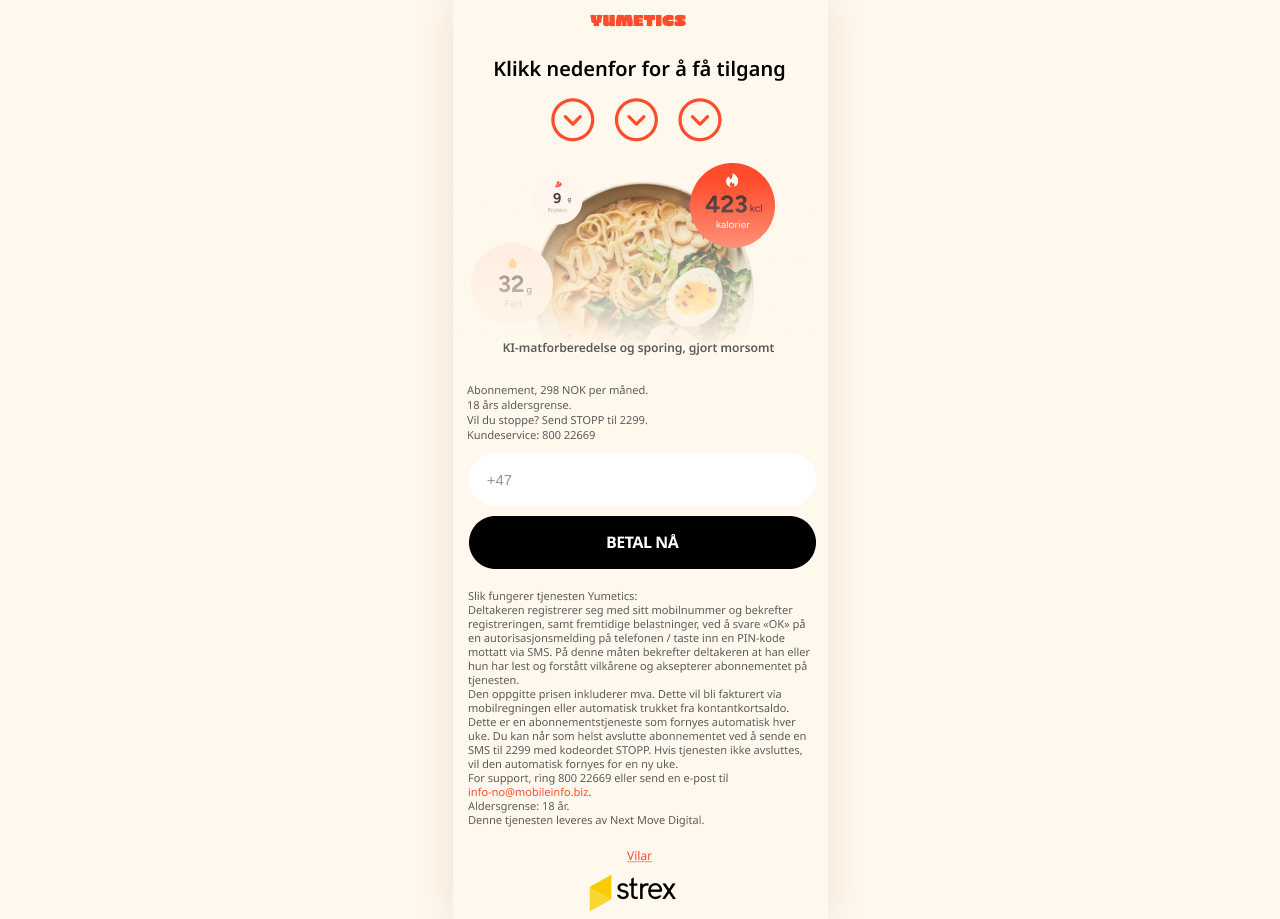
<file: index.html>
<!doctype html>
<html lang="no">
  <head>
    <meta charset="utf-8" />
    <meta name="viewport" content="width=device-width, initial-scale=1" />
    <meta name="theme-color" content="#fff8ee" />
    <meta name="description" content="Yumetics – KI-matforberedelse og sporing." />
    <title>Yumetics</title>
    <link rel="stylesheet" href="styles.css" />
  </head>
  <body>
    <main class="screen signup-screen" aria-label="Yumetics – registrering">
      <img class="screen-art" src="MSISDN.jpg" alt="Yumetics. Registrer mobilnummeret ditt for tilgang." />
      <form class="phone-form" action="pin.html" method="get">
        <label class="sr-only" for="phone">Mobilnummer</label>
        <div class="phone-field">
          <span aria-hidden="true">+47</span>
          <input id="phone" name="phone" type="tel" inputmode="numeric" autocomplete="tel-national" pattern="[0-9]{8}" maxlength="8" aria-label="Mobilnummer etter +47" required />
        </div>
        <button type="submit">BETAL NÅ</button>
      </form>
      <a class="terms-link" href="terms.html" aria-label="Vilkår og betingelser"></a>
    </main>
    <script>
      document.querySelector('#phone').addEventListener('input', (event) => {
        event.target.value = event.target.value.replace(/\D/g, '').slice(0, 8);
      });
    </script>
  </body>
</html>
</file>
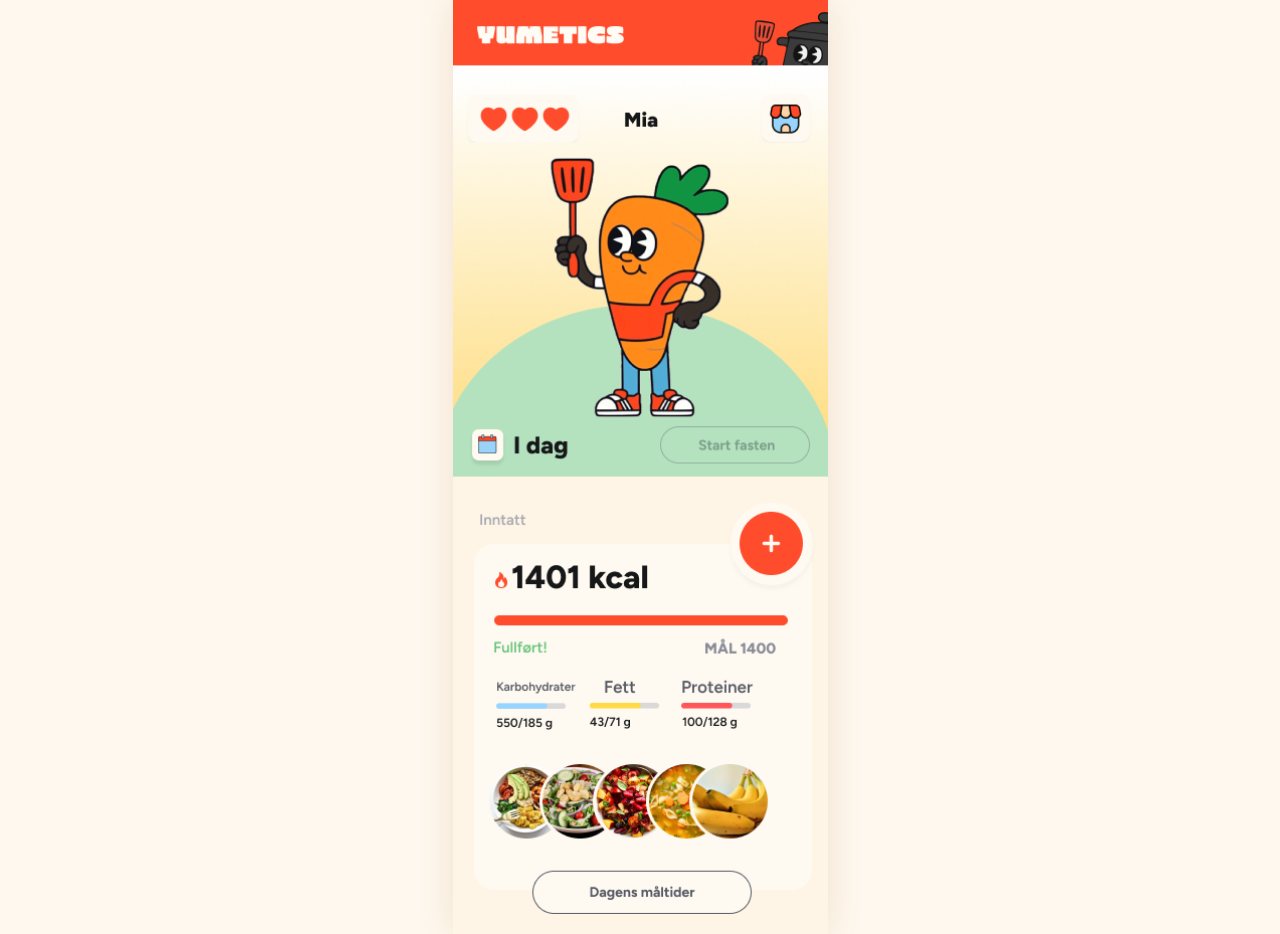
<file: homepage.html>
<!doctype html>
<html lang="no">
  <head>
    <meta charset="utf-8" />
    <meta name="viewport" content="width=device-width, initial-scale=1" />
    <meta name="theme-color" content="#fff8ee" />
    <meta name="description" content="Yumetics – KI-matforberedelse og sporing, gjort morsomt." />
    <title>Yumetics – I dag</title>
    <link rel="stylesheet" href="styles.css" />
  </head>
  <body>
    <main class="home-screen" aria-label="Yumetics – oversikt over dagens måltider">
      <img src="HOME.png" alt="Yumetics. I dag: 1401 kcal er inntatt." />
      <button class="add-meal" type="button" aria-label="Legg til måltid">+</button>
      <button class="fasting" type="button">Start fasten</button>
    </main>
  </body>
</html>
</file>
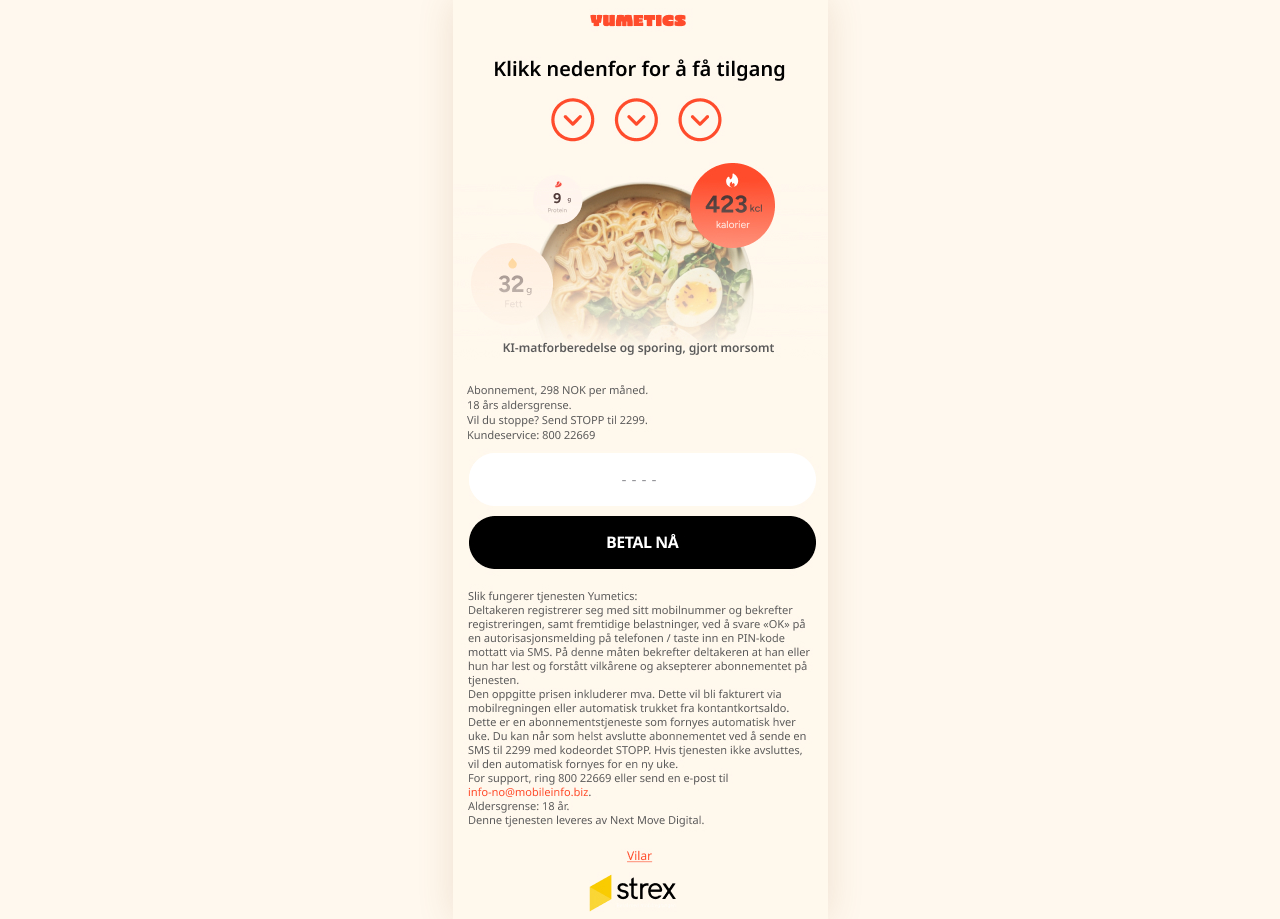
<file: pin.html>
<!doctype html>
<html lang="no">
  <head>
    <meta charset="utf-8" />
    <meta name="viewport" content="width=device-width, initial-scale=1" />
    <meta name="theme-color" content="#fff8ee" />
    <meta name="description" content="Bekreft Yumetics-abonnementet ditt." />
    <title>Yumetics – Bekreftelse</title>
    <link rel="stylesheet" href="styles.css" />
  </head>
  <body>
    <main class="screen pin-screen" aria-label="Yumetics – PIN-bekreftelse">
      <img class="screen-art" src="MSISDN.jpg" alt="Yumetics. Skriv inn PIN-koden din." />
      <form class="phone-form pin-form" action="homepage.html" method="get">
        <label class="sr-only" for="pin">PIN-kode</label>
        <div class="pin-field"><input id="pin" name="pin" type="text" inputmode="numeric" autocomplete="one-time-code" pattern="[0-9]{4}" maxlength="4" required /></div>
        <button type="submit">BETAL NÅ</button>
      </form>
      <a class="terms-link" href="terms.html" aria-label="Vilkår og betingelser"></a>
    </main>
    <script>
      document.querySelector('#pin').addEventListener('input', (event) => {
        event.target.value = event.target.value.replace(/\D/g, '').slice(0, 4);
        event.target.closest('.pin-field').classList.toggle('has-value', event.target.value.length > 0);
      });
    </script>
  </body>
</html>
</file>
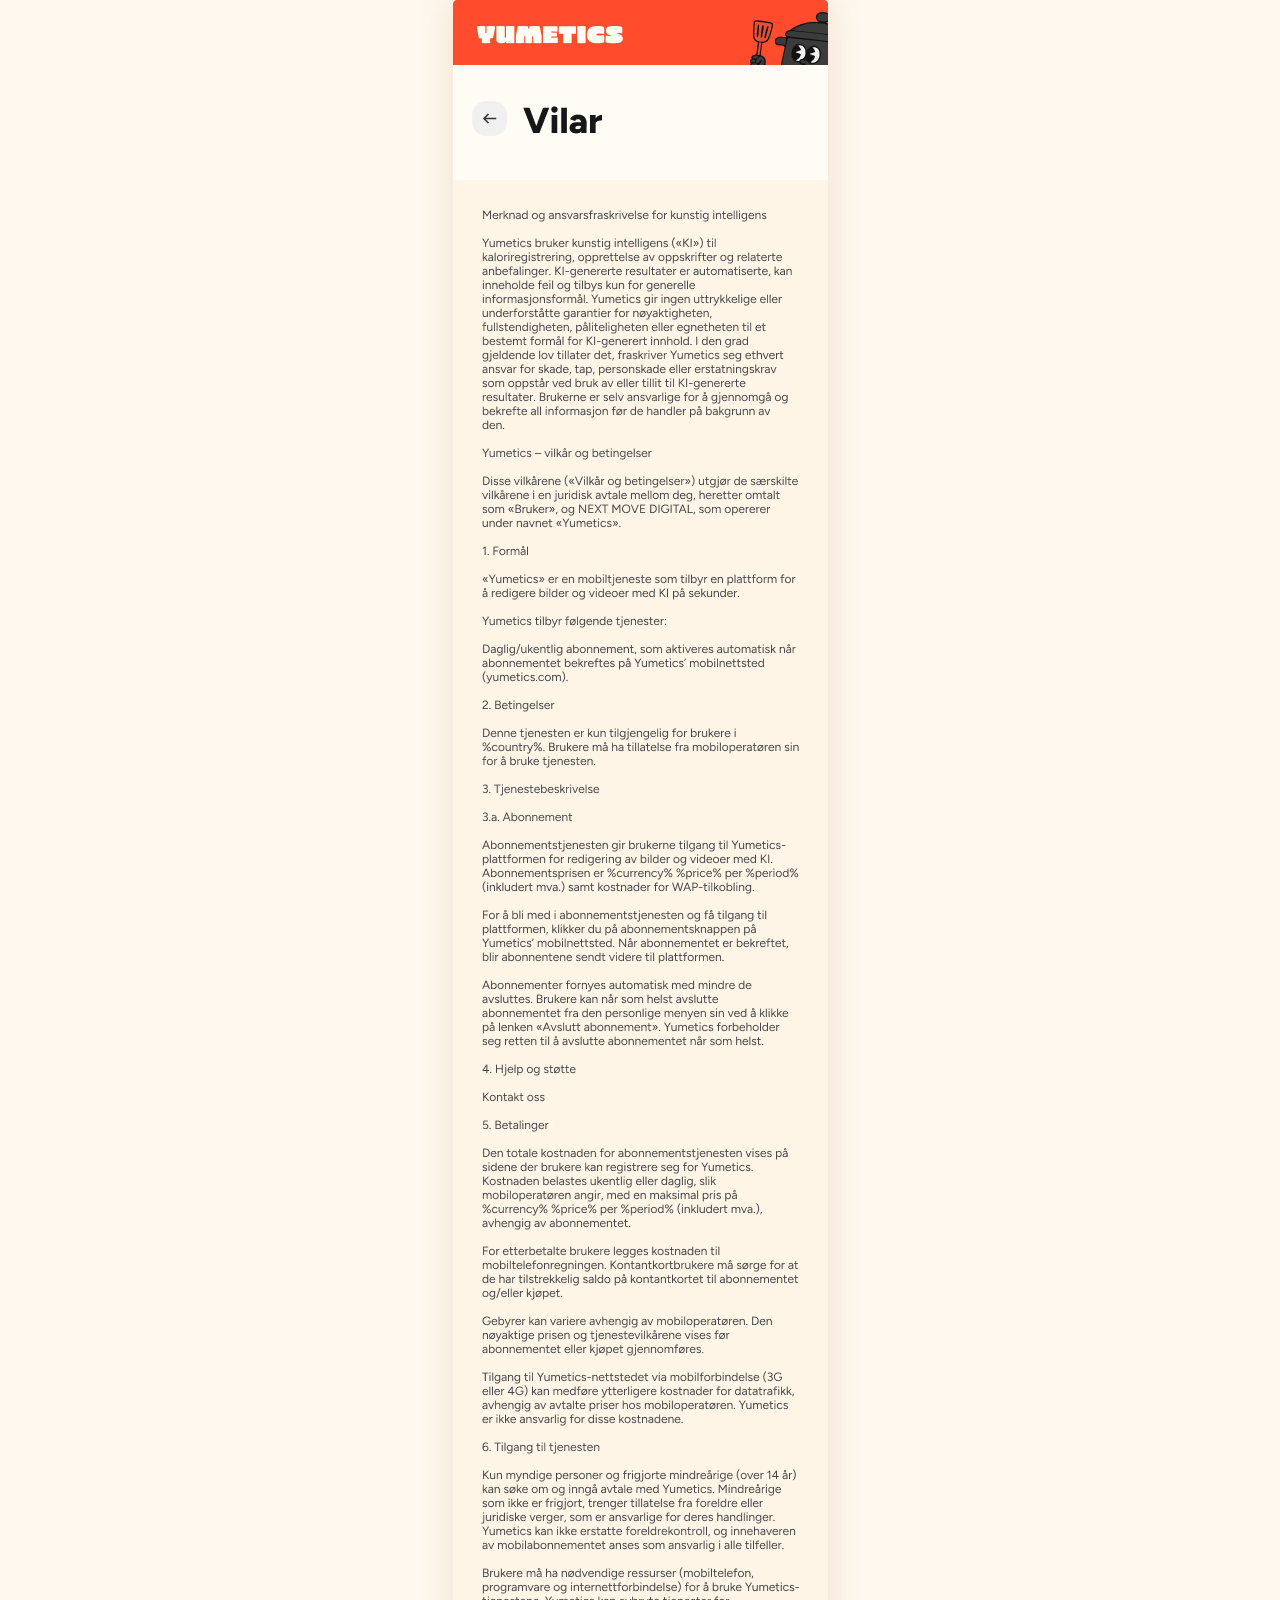
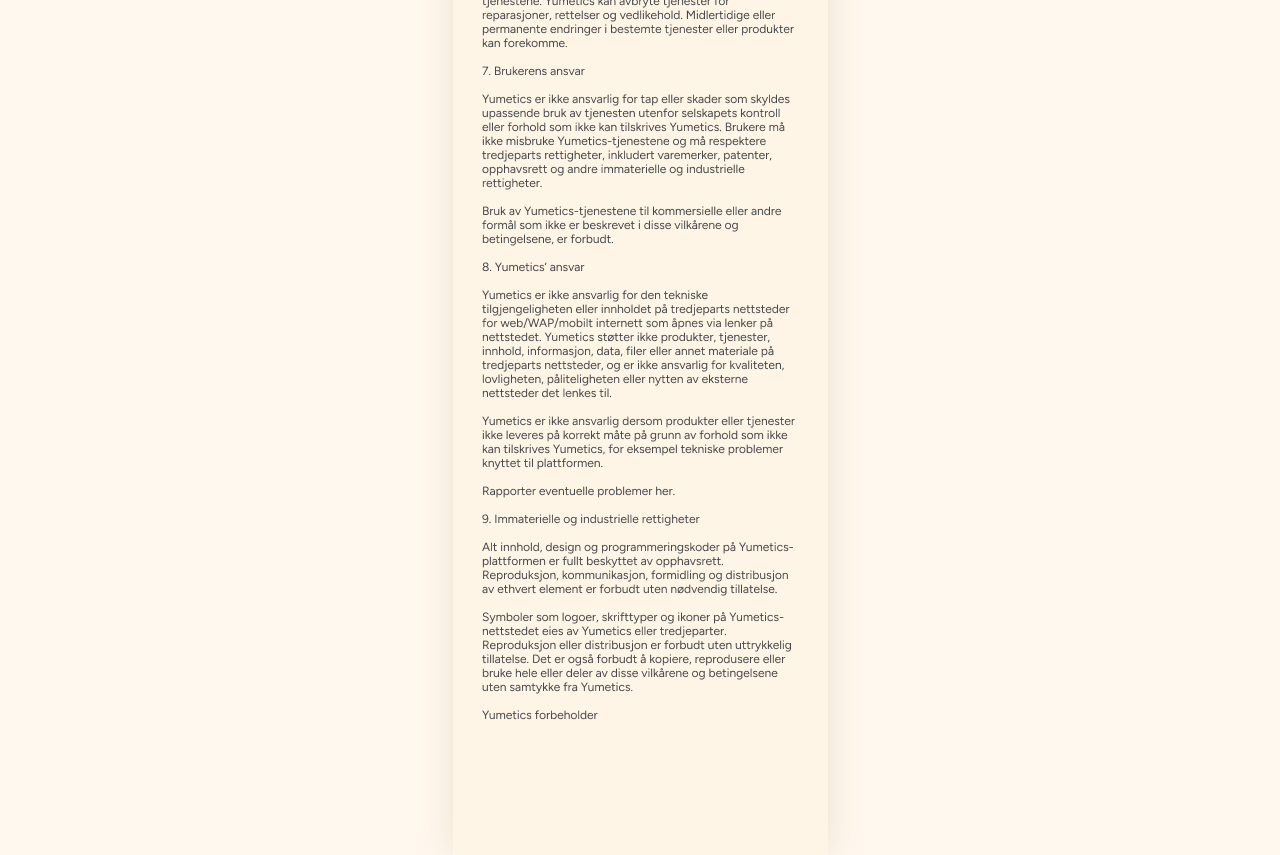
<file: terms.html>
<!doctype html>
<html lang="no">
  <head>
    <meta charset="utf-8" />
    <meta name="viewport" content="width=device-width, initial-scale=1" />
    <meta name="theme-color" content="#fff8ee" />
    <meta name="description" content="Vilkår og betingelser for Yumetics." />
    <title>Yumetics – Vilkår</title>
    <link rel="stylesheet" href="styles.css" />
  </head>
  <body>
    <main class="terms-screen" aria-label="Vilkår og betingelser for Yumetics">
      <img src="VILAR.png" alt="Vilkår og betingelser for Yumetics" />
      <a class="terms-back" href="index.html" aria-label="Tilbake til registrering"></a>
    </main>
  </body>
</html>
</file>
<file: styles.css>
:root { color-scheme: light; }
* { box-sizing: border-box; }
html, body { min-height: 100%; margin: 0; }
body { min-width: 280px; background: #fff8ee; color: #181818; font-family: Arial, Helvetica, sans-serif; }

.screen, .home-screen, .terms-screen { position: relative; width: min(100%, 375px); margin: 0 auto; overflow: hidden; background: #fff8ee; }
.signup-screen, .pin-screen { aspect-ratio: 375 / 919; }
.screen-art, .home-screen > img { display: block; width: 100%; height: 100%; }

.phone-form { position: absolute; top: 49.3%; left: 4.3%; right: 3.5%; display: grid; gap: 10px; }
.phone-field, .pin-field { display: flex; align-items: center; height: 53px; border-radius: 28px; background: #fff; color: #96969a; font-size: 15px; padding-left: 18px; }
.phone-field input, .pin-field input { width: 100%; height: 100%; min-width: 0; border: 0; outline: 0; background: transparent; color: #303036; font-size: 15px; padding: 0 18px 0 3px; }
.phone-field:focus-within, .pin-field:focus-within { outline: 3px solid #ff4c35; outline-offset: 2px; }

.pin-field { position: relative; justify-content: center; padding: 0; }
.pin-field::before { content: '----'; color: #96969a; letter-spacing: 5px; position: absolute; left: 50%; transform: translateX(-50%); pointer-events: none; }
.pin-field.has-value::before { display: none; }
.pin-field input { position: relative; text-align: center; font-size: 19px; letter-spacing: 6px; padding: 0; }

.phone-form button { width: 100%; height: 53px; border: 0; border-radius: 28px; background: transparent; color: transparent; cursor: pointer; }
.phone-form button:focus-visible, a:focus-visible, .home-screen button:focus-visible { outline: 3px solid #ff4c35; outline-offset: 2px; }
.terms-link { position: absolute; top: 92.2%; left: 43%; width: 16%; height: 2.4%; border-radius: 4px; }

.home-screen { aspect-ratio: 373 / 929; }
.home-screen > img { height: auto; }
.add-meal { position: absolute; top: 55%; right: 8%; width: 58px; height: 58px; border: 0; border-radius: 50%; background: transparent; color: transparent; cursor: pointer; }
.fasting { position: absolute; top: 45.7%; right: 8%; width: 39%; height: 4.2%; border: 0; border-radius: 28px; background: transparent; color: transparent; cursor: pointer; }

.terms-screen { min-height: 100vh; }
.terms-screen > img { display: block; width: 100%; height: auto; }
.terms-back { position: absolute; top: 2.3%; left: 3%; width: 13%; height: 2.1%; border-radius: 50%; }

.sr-only { position: absolute; width: 1px; height: 1px; overflow: hidden; clip: rect(0, 0, 0, 0); white-space: nowrap; }
@media (min-width: 376px) { .screen, .home-screen, .terms-screen { box-shadow: 0 0 34px rgb(151 102 49 / .16); } }
</file>
